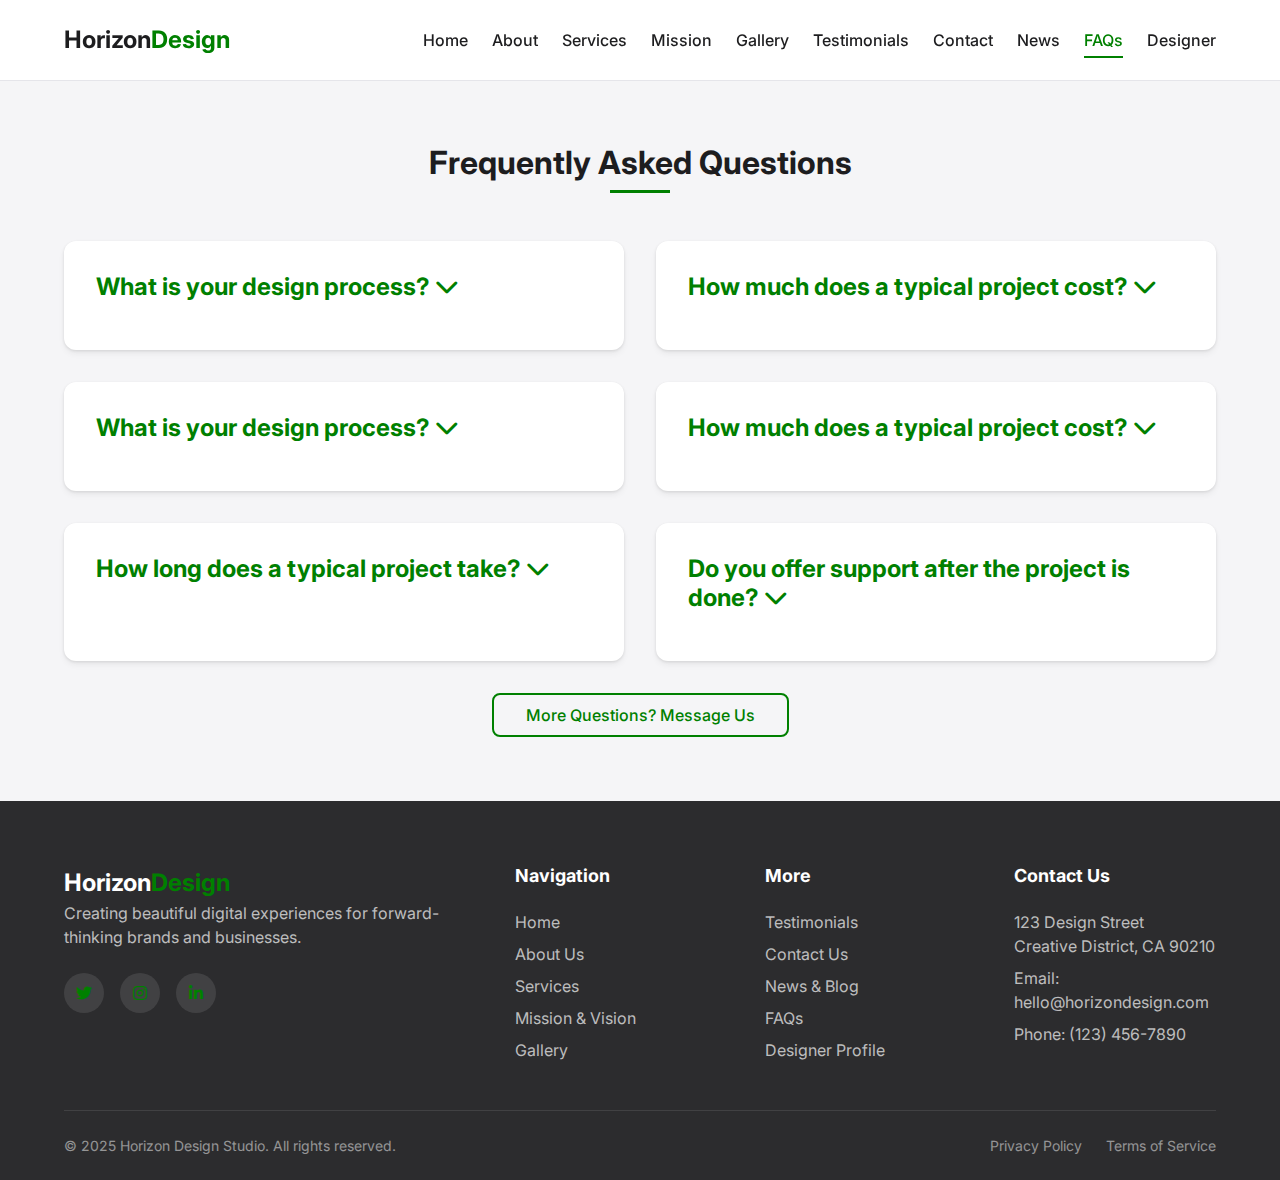
<file: faqs.html>
<!DOCTYPE html>
<html lang="en">
<head>
    <meta charset="UTF-8">
    <meta name="viewport" content="width=device-width, initial-scale=1.0">
    <title>Contact Us - Horizon Design Studio</title>
    <link rel="stylesheet" href="css/main.css">
    <link rel="stylesheet" href="css/faqs.css">
    <link rel="stylesheet" href="https://fonts.googleapis.com/css2?family=Inter:wght@400;500;700&display=swap">
        <link rel="stylesheet" href="https://cdnjs.cloudflare.com/ajax/libs/font-awesome/6.5.0/css/all.min.css"/>
</head>
<body>
    <header class="header">
        <div class="container">
            <div class="header-content">
                <div class="logo">
                    <a href="index.html">Horizon<span>Design</span></a>
                </div>
                <nav class="nav">
                    <button class="mobile-menu-btn" aria-label="Toggle menu">
                        <span></span>
                        <span></span>
                        <span></span>
                    </button>
                    <ul class="nav-list">
                        <li class="nav-item"><a href="index.html">Home</a></li>
                        <li class="nav-item"><a href="about.html">About</a></li>
                        <li class="nav-item"><a href="services.html">Services</a></li>
                        <li class="nav-item"><a href="mission.html">Mission</a></li>
                        <li class="nav-item"><a href="gallery.html">Gallery</a></li>
                        <li class="nav-item"><a href="testimonials.html">Testimonials</a></li>
                        <li class="nav-item"><a href="contact.html" >Contact</a></li>
                        <li class="nav-item"><a href="news.html">News</a></li>
                        <li class="nav-item"><a href="faqs.html" class="active">FAQs</a></li>
                        <li class="nav-item"><a href="profile.html">Designer</a></li>
                    </ul>
                </nav>
            </div>
        </div>
    </header>

    
   

    <section class="faq-preview" style="margin-top: 80px;">
        <div class="container">
            <h2 class="section-title">Frequently Asked Questions</h2>
            <div class="faq-preview-grid">
                <div class="faq-item">
                    <h3>What is your design process?
                         <i class="fas fa-chevron-down"></i>
                    </h3>
                    <div class="faq-answer">
                        <p>Our design process typically includes discovery, research, wireframing, design, and implementation phases, with client collaboration throughout.</p>
                    </div>
                    
                </div>
                <div class="faq-item">
                    <h3>How much does a typical project cost?
                         <i class="fas fa-chevron-down"></i>
                    </h3>
                    <div class="faq-answer">
                       <p>Project costs vary based on scope and requirements. We provide detailed estimates after an initial consultation.</p>
                    </div>
                    
                </div>
                <div class="faq-item">
                    <h3>
                        What is your design process?
                        <i class="fas fa-chevron-down"></i>
                    </h3>
                    <div class="faq-answer">
                        <p>Our design process typically includes discovery, research, wireframing, design, and implementation phases, with client collaboration throughout.</p>
                    </div>
                </div>
                <div class="faq-item">
                    <h3>
                        How much does a typical project cost?
                        <i class="fas fa-chevron-down"></i>
                    </h3>
                    <div class="faq-answer">
                        <p>Project costs vary based on scope and requirements. We provide detailed estimates after an initial consultation.</p>
                    </div>
                </div>
                <div class="faq-item">
                    <h3>
                        How long does a typical project take?
                        <i class="fas fa-chevron-down"></i>
                    </h3>
                    <div class="faq-answer">
                        <p>The timeline varies depending on project complexity. Most websites take 2-6 weeks from start to finish.</p>
                    </div>
                </div>
                <div class="faq-item">
                    <h3>
                        Do you offer support after the project is done?
                        <i class="fas fa-chevron-down"></i>
                    </h3>
                    <div class="faq-answer">
                        <p>Yes! We provide ongoing support and maintenance packages to keep your website running smoothly.</p>
                    </div>
                </div>
            </div>
            <div class="centered-btn">
                <a href="contact.html" class="btn btn-secondary">More Questions? Message Us</a>
            </div>
           
            
        </div>
    </section>

    <footer class="footer">
        <div class="container">
            <div class="footer-grid">
                <div class="footer-info">
                    <div class="logo footer-logo">
                        <a href="index.html">Horizon<span>Design</span></a>
                    </div>
                    <p>Creating beautiful digital experiences for forward-thinking brands and businesses.</p>
              
                        <div class="social-links">
                            <a href="#" aria-label="Twitter" class="social-link">
                                <i class="fab fa-twitter"></i>
                            </a>
                            <a href="#" aria-label="Instagram" class="social-link">
                                <i class="fab fa-instagram"></i>
                            </a>
                            <a href="#" aria-label="LinkedIn" class="social-link">
                                <i class="fab fa-linkedin-in"></i>
                            </a>
                    </div>
                  
                </div>
                <div class="footer-nav">
                    <h3>Navigation</h3>
                    <ul>
                        <li><a href="index.html">Home</a></li>
                        <li><a href="about.html">About Us</a></li>
                        <li><a href="services.html">Services</a></li>
                        <li><a href="mission.html">Mission & Vision</a></li>
                        <li><a href="gallery.html">Gallery</a></li>
                    </ul>
                </div>
                <div class="footer-nav">
                    <h3>More</h3>
                    <ul>
                        <li><a href="testimonials.html">Testimonials</a></li>
                        <li><a href="contact.html">Contact Us</a></li>
                        <li><a href="news.html">News & Blog</a></li>
                        <li><a href="faqs.html">FAQs</a></li>
                        <li><a href="profile.html">Designer Profile</a></li>
                    </ul>
                </div>
                <div class="footer-contact">
                    <h3>Contact Us</h3>
                    <address>
                        <p>123 Design Street<br>Creative District, CA 90210</p>
                        <p>Email: <a href="mailto:hello@horizondesign.com">hello@horizondesign.com</a></p>
                        <p>Phone: <a href="tel:+11234567890">(123) 456-7890</a></p>
                    </address>
                </div>
            </div>
            <div class="footer-bottom">
                <p>&copy; 2025 Horizon Design Studio. All rights reserved.</p>
                <div class="footer-legal">
                    <a href="#">Privacy Policy</a>
                    <a href="#">Terms of Service</a>
                </div>
            </div>
        </div>
    </footer>
    <script>
        const faqItems = document.querySelectorAll('.faq-item');

        faqItems.forEach(item => {
            item.addEventListener('click', () => {
                item.classList.toggle('active');
                faqItems.forEach(i => {
                    if (i !== item) {
                        i.classList.remove('active');
                    }
                });
            });
        });
    </script>
</body>
</html>
</file>
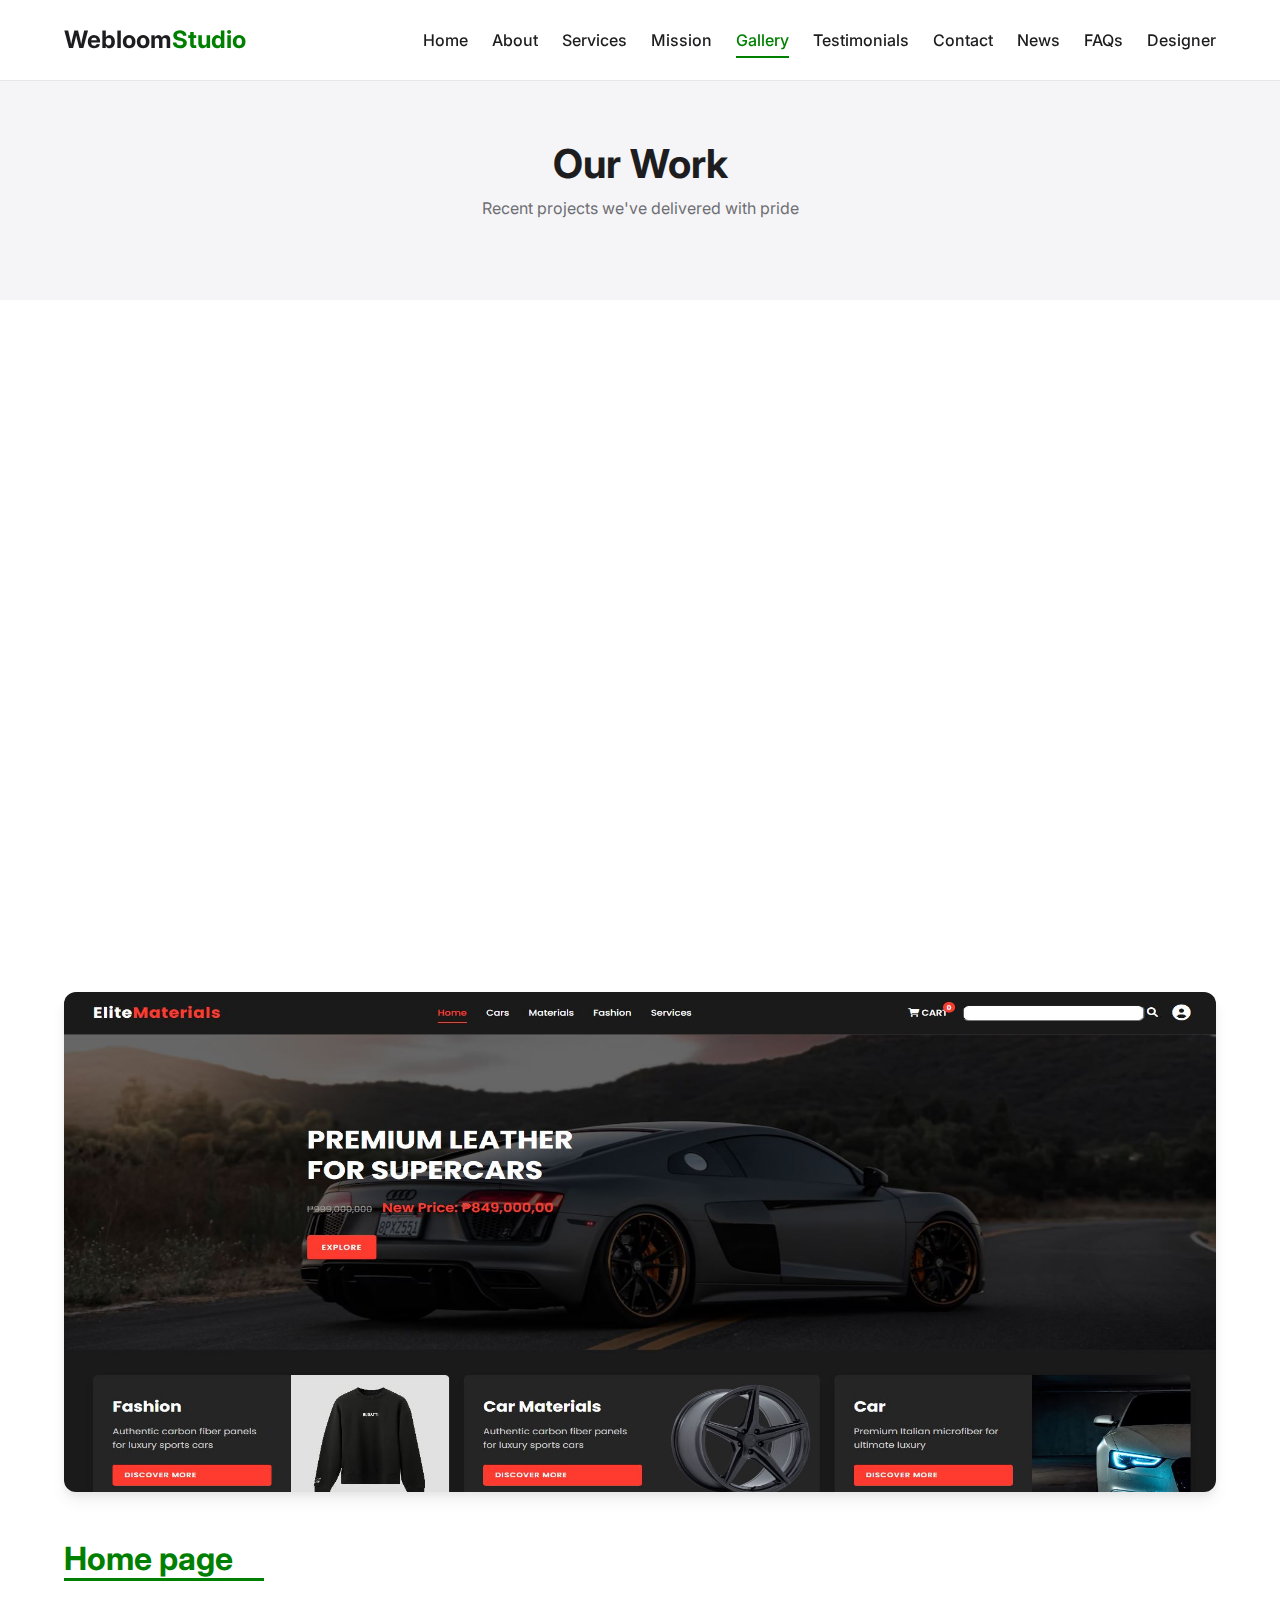
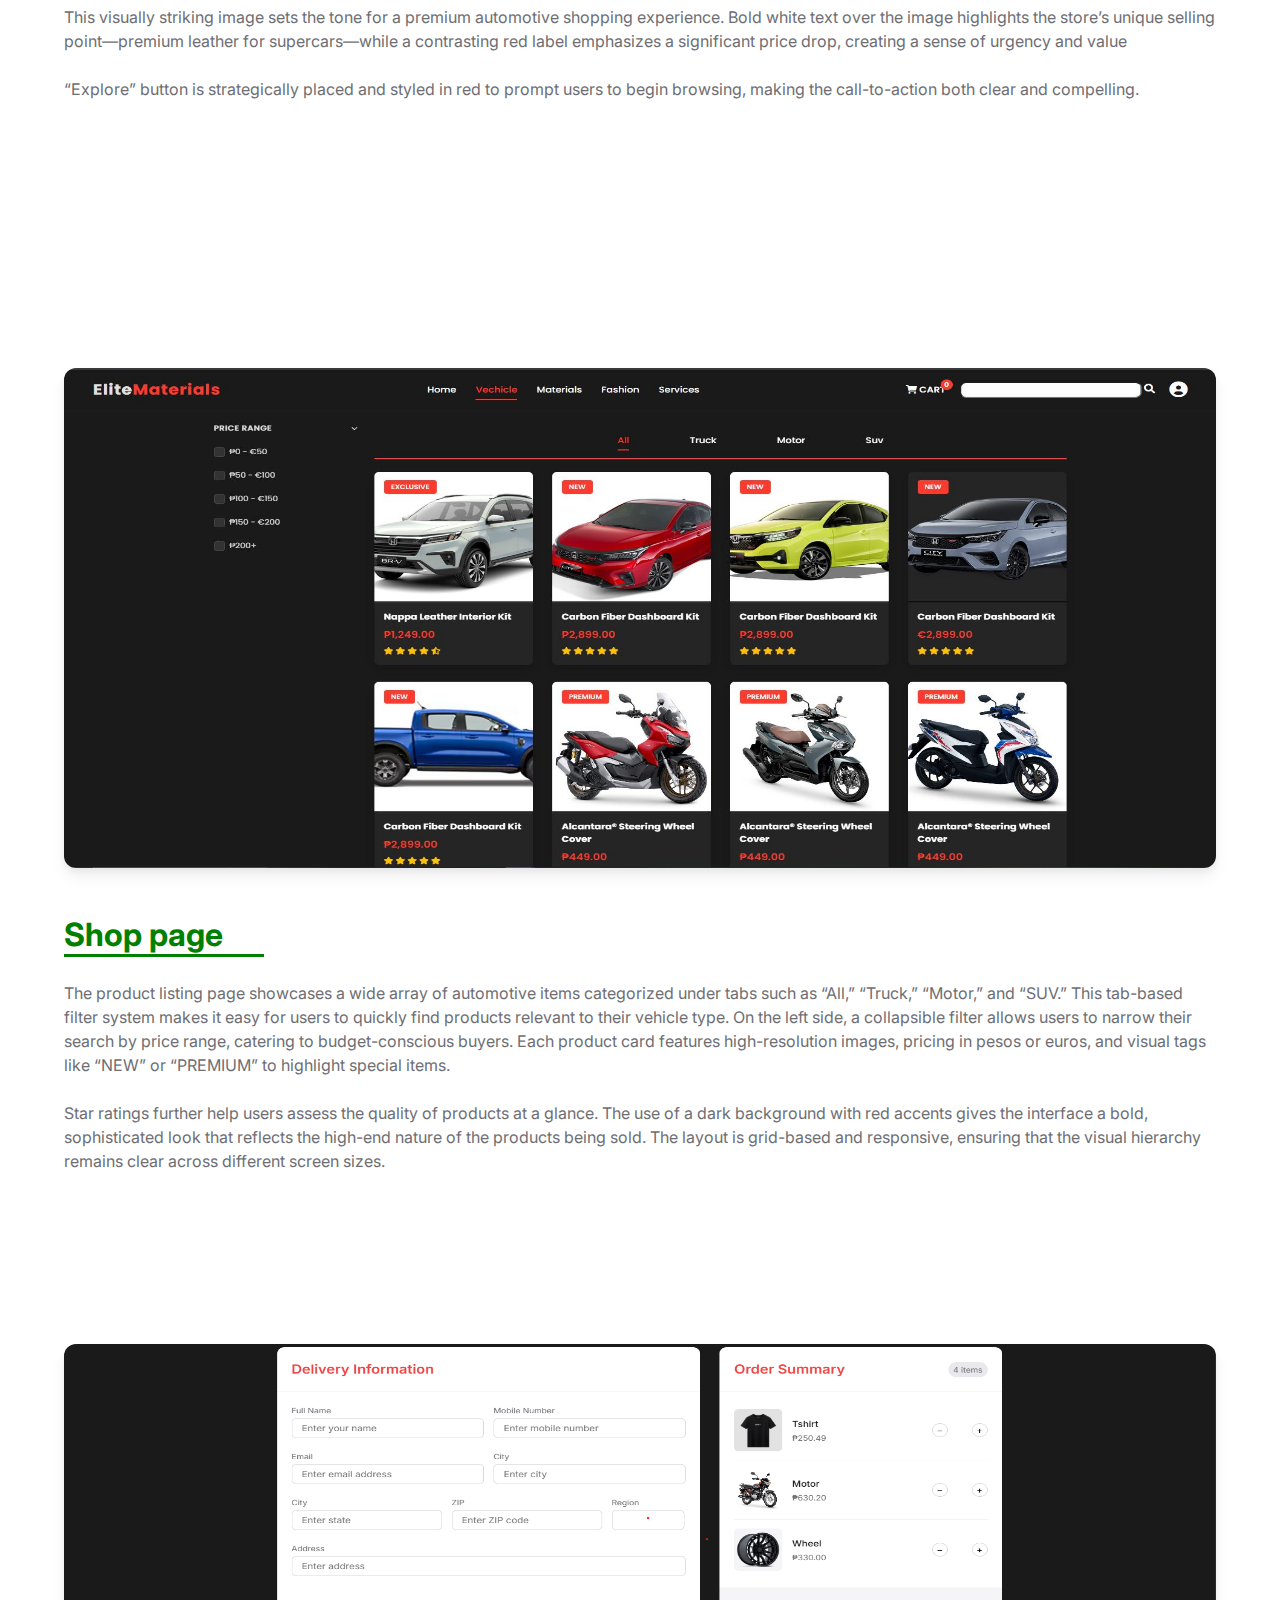
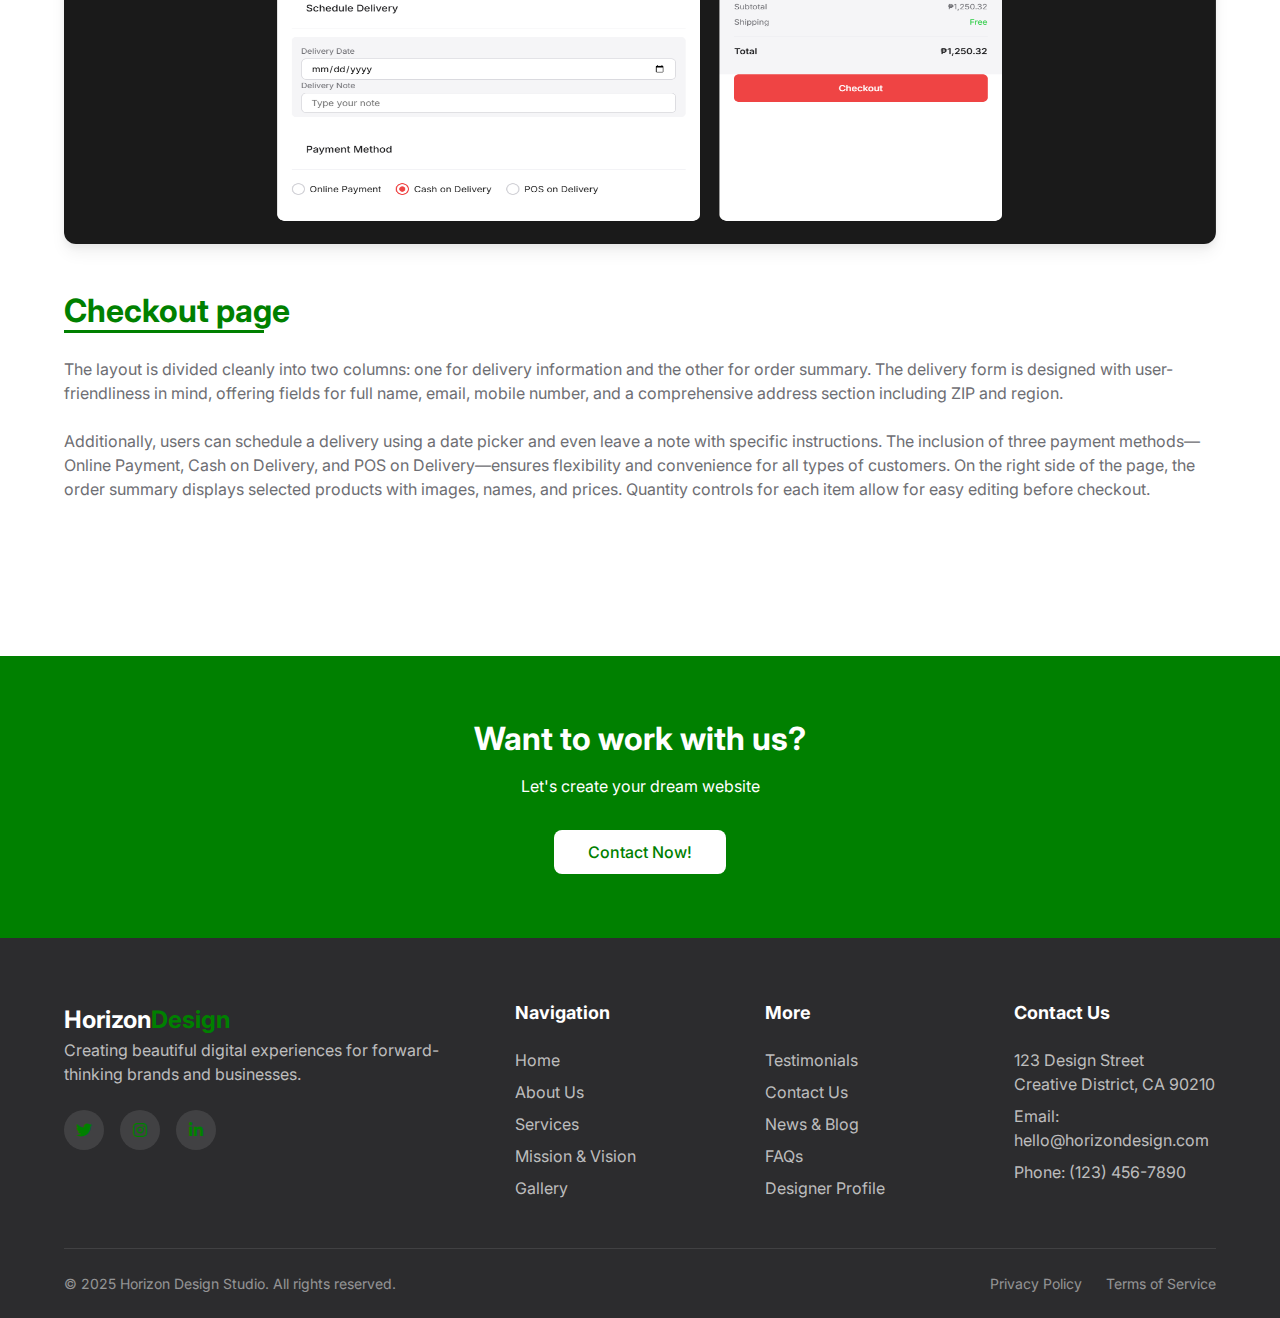
<file: gallery.html>
<!DOCTYPE html>
<html lang="en">
<head>
    <meta charset="UTF-8">
    <meta name="viewport" content="width=device-width, initial-scale=1.0">
    <title>Webloom Studio</title>
    <link rel="stylesheet" href="css/main.css">
    <link rel="stylesheet" href="css/gallery.css">
    <link rel="stylesheet" href="https://fonts.googleapis.com/css2?family=Inter:wght@400;500;700&display=swap">
        <link rel="stylesheet" href="https://cdnjs.cloudflare.com/ajax/libs/font-awesome/6.5.0/css/all.min.css"/>
</head>
<body>
    <header class="header">
        <div class="container">
            <div class="header-content">
                <div class="logo">
                    <a href="index.html">Webloom<span>Studio</span></a>
                </div>
                <nav class="nav">
                    <button class="mobile-menu-btn" aria-label="Toggle menu">
                        <span></span>
                        <span></span>
                        <span></span>
                    </button>
                    <ul class="nav-list">
                        <li class="nav-item"><a href="index.html">Home</a></li>
                        <li class="nav-item"><a href="about.html" >About</a></li>
                        <li class="nav-item"><a href="services.html">Services</a></li>
                        <li class="nav-item"><a href="mission.html" >Mission</a></li>
                        <li class="nav-item"><a href="gallery.html" class="active">Gallery</a></li>
                        <li class="nav-item"><a href="testimonials.html">Testimonials</a></li>
                        <li class="nav-item"><a href="contact.html">Contact</a></li>
                        <li class="nav-item"><a href="news.html">News</a></li>
                        <li class="nav-item"><a href="faqs.html">FAQs</a></li>
                        <li class="nav-item"><a href="profile.html">Designer</a></li>
                    </ul>
                </nav>
            </div>
        </div>
    </header>

    <section class="page-hero">
        <div class="container">
            <h1>Our Work</h1>
            <p>Recent projects we've delivered with pride</p>
        </div>
    </section>
    <section class="about-story">
        <div class="container">
            <div class="about-grid">
               
                <div class="about-content">
                    <h2>One of our work is <span style="color: red;">EliteMaterials</span></h2>
                    <p>The website design of EliteMaterials is a stunning example of how luxury branding and intuitive user experience can be combined to create an impressive digital storefront.</p>
                    <p> The homepage immediately captures attention with a hero section that features a sleek, high-performance Audi set against a scenic background.</p>
                    
                </div>
                 <div style="flex-direction: column; height: 500px; display: flex; justify-content: center; align-items: center;">
                    <span style="font-size: 100px; font-family: 'Franklin Gothic Medium', 'Arial Narrow', Arial, sans-serif;">Elite</span>
                    <span style="font-size: 100px; font-family: 'Franklin Gothic Medium', 'Arial Narrow', Arial, sans-serif; color: red;">Materials</span>
                </div>
            </div>
        </div>
    </section>

    <section class="about-story">
        <div class="container">
            <div class="view-grid">
                <div class="about-image">
                    <img src="img/Capture.JPG" alt="">
                </div>
                <div class="about-content">
                    <h2>Home page</h2>
                    <p>This visually striking image sets the tone for a premium automotive shopping experience. Bold white text over the image highlights the store’s unique selling point—premium leather for supercars—while a contrasting red label emphasizes a significant price drop, creating a sense of urgency and value</p>
                    <p>“Explore” button is strategically placed and styled in red to prompt users to begin browsing, making the call-to-action both clear and compelling.</p>
                    
                </div>
            </div>
        </div>
    </section>

     <section class="about-story">
        <div class="container">
            <div class="view-grid">
                <div class="about-image">
                    <img src="img/shop.JPG" alt="">
                </div>
                <div class="about-content">
                    <h2>Shop page</h2>
                    <p>The product listing page showcases a wide array of automotive items categorized under tabs such as “All,” “Truck,” “Motor,” and “SUV.” This tab-based filter system makes it easy for users to quickly find products relevant to their vehicle type. On the left side, a collapsible filter allows users to narrow their search by price range, catering to budget-conscious buyers. Each product card features high-resolution images, pricing in pesos or euros, and visual tags like “NEW” or “PREMIUM” to highlight special items.</p>
                    <p>Star ratings further help users assess the quality of products at a glance. The use of a dark background with red accents gives the interface a bold, sophisticated look that reflects the high-end nature of the products being sold. The layout is grid-based and responsive, ensuring that the visual hierarchy remains clear across different screen sizes.</p>
                    
                </div>
            </div>
        </div>
    </section>

    <section class="about-story">
        <div class="container">
            <div class="view-grid">
                <div class="about-image">
                    <img src="img/Screenshot 2025-05-11 173936.png" alt="">
                </div>
                <div class="about-content">
                    <h2>Checkout page</h2>
                    <p>The layout is divided cleanly into two columns: one for delivery information and the other for order summary. The delivery form is designed with user-friendliness in mind, offering fields for full name, email, mobile number, and a comprehensive address section including ZIP and region.</p>
                    <p>Additionally, users can schedule a delivery using a date picker and even leave a note with specific instructions. The inclusion of three payment methods—Online Payment, Cash on Delivery, and POS on Delivery—ensures flexibility and convenience for all types of customers. On the right side of the page, the order summary displays selected products with images, names, and prices. Quantity controls for each item allow for easy editing before checkout.</p>
                    
                </div>
            </div>
        </div>
    </section>

       <section class="cta-section">
        <div class="container">
            <div class="cta-content">
                <h2>Want to work with us?</h2>
                <p>Let's create your dream website</p>
                <a href="contact.html" class="btn btn-primary">Contact Now!</a>
            </div>
        </div>
    </section>

    

    

    <footer class="footer">
        <div class="container">
            <div class="footer-grid">
                <div class="footer-info">
                    <div class="logo footer-logo">
                        <a href="index.html">Horizon<span>Design</span></a>
                    </div>
                    <p>Creating beautiful digital experiences for forward-thinking brands and businesses.</p>
                    <div class="social-links">
                            <a href="#" aria-label="Twitter" class="social-link">
                                <i class="fab fa-twitter"></i>
                            </a>
                            <a href="#" aria-label="Instagram" class="social-link">
                                <i class="fab fa-instagram"></i>
                            </a>
                            <a href="#" aria-label="LinkedIn" class="social-link">
                                <i class="fab fa-linkedin-in"></i>
                            </a>
                    </div>
                </div>
                <div class="footer-nav">
                    <h3>Navigation</h3>
                    <ul>
                        <li><a href="index.html">Home</a></li>
                        <li><a href="about.html">About Us</a></li>
                        <li><a href="services.html">Services</a></li>
                        <li><a href="mission.html">Mission & Vision</a></li>
                        <li><a href="gallery.html">Gallery</a></li>
                    </ul>
                </div>
                <div class="footer-nav">
                    <h3>More</h3>
                    <ul>
                        <li><a href="testimonials.html">Testimonials</a></li>
                        <li><a href="contact.html">Contact Us</a></li>
                        <li><a href="news.html">News & Blog</a></li>
                        <li><a href="faqs.html">FAQs</a></li>
                        <li><a href="profile.html">Designer Profile</a></li>
                    </ul>
                </div>
                <div class="footer-contact">
                    <h3>Contact Us</h3>
                    <address>
                        <p>123 Design Street<br>Creative District, CA 90210</p>
                        <p>Email: <a href="mailto:hello@horizondesign.com">hello@horizondesign.com</a></p>
                        <p>Phone: <a href="tel:+11234567890">(123) 456-7890</a></p>
                    </address>
                </div>
            </div>
            <div class="footer-bottom">
                <p>&copy; 2025 Horizon Design Studio. All rights reserved.</p>
                <div class="footer-legal">
                    <a href="#">Privacy Policy</a>
                    <a href="#">Terms of Service</a>
                </div>
            </div>
        </div>
    </footer>
</body>
</html>
</file>
<file: css/main.css>
:root {
    /* Color System */
    --color-primary: green;
    --color-primary-light: #c9ffb8;
    --color-primary-dark: #157736;
    --color-secondary: #2C2C2E;
    --color-secondary-light: #636366;
    --color-secondary-dark: #1C1C1E;
    --color-accent: #FF9500;
    --color-accent-light: #FFAC33;
    --color-accent-dark: #CC7600;
    --color-success: #34C759;
    --color-warning: #FF9F0A;
    --color-error: #FF3B30;
    --color-background: #FFFFFF;
    --color-background-alt: #F5F5F7;
    --color-text: #1D1D1F;
    --color-text-secondary: #6E6E73;
    --color-text-light: #86868B;
    --color-border: #E5E5EA;
    
    /* Spacing System - 8px grid */
    --space-xxxs: 2px;
    --space-xxs: 4px; 
    --space-xs: 8px;
    --space-sm: 16px;
    --space-md: 24px;
    --space-lg: 32px;
    --space-xl: 48px;
    --space-xxl: 64px;
    --space-xxxl: 96px;
    
    /* Typography */
    --font-family: 'Inter', -apple-system, BlinkMacSystemFont, 'Segoe UI', Roboto, 'Helvetica Neue', Arial, sans-serif;
    --line-height-body: 1.5;
    --line-height-heading: 1.2;
    
    /* Border Radius */
    --radius-sm: 4px;
    --radius-md: 8px;
    --radius-lg: 12px;
    
    /* Shadows */
    --shadow-sm: 0 1px 2px rgba(0, 0, 0, 0.05);
    --shadow-md: 0 4px 6px rgba(0, 0, 0, 0.05), 0 1px 3px rgba(0, 0, 0, 0.1);
    --shadow-lg: 0 10px 15px rgba(0, 0, 0, 0.05), 0 4px 6px rgba(0, 0, 0, 0.05);
    
    /* Transition */
    --transition-fast: 0.2s ease;
    --transition-normal: 0.3s ease;
    --transition-slow: 0.5s ease;
    
    /* Container */
    --container-width: 1200px;
    --container-padding: var(--space-md);
    
    /* Z-index */
    --z-index-header: 100;
    --z-index-modal: 1000;
}

/* Reset */
*, *::before, *::after {
    box-sizing: border-box;
    margin: 0;
    padding: 0;
}

html {
    font-size: 16px;
    scroll-behavior: smooth;
}

body {
    font-family: var(--font-family);
    line-height: var(--line-height-body);
    color: var(--color-text);
    background-color: var(--color-background);
    -webkit-font-smoothing: antialiased;
    -moz-osx-font-smoothing: grayscale;
}

img {
    max-width: 100%;
    height: auto;
    display: block;
}

a {
    color: var(--color-primary);
    text-decoration: none;
    transition: color var(--transition-fast);
}

a:hover {
    color: var(--color-primary-dark);
}

ul, ol {
    list-style: none;
}

button, input, select, textarea {
    font: inherit;
}

/* Typography */
h1, h2, h3, h4, h5, h6 {
    font-weight: 700;
    line-height: var(--line-height-heading);
    margin-bottom: var(--space-sm);
}

h1 {
    font-size: 2.5rem;
}

h2 {
    font-size: 2rem;
}

h3 {
    font-size: 1.5rem;
}

h4 {
    font-size: 1.25rem;
}

h5 {
    font-size: 1.125rem;
}

h6 {
    font-size: 1rem;
}

p {
    margin-bottom: var(--space-md);
}

p:last-child {
    margin-bottom: 0;
}


/* Layout */
.container {
    width: 100%;
    max-width: var(--container-width);
    margin: 0 auto;
    padding: 0 var(--container-padding);
}

/* Header */
.header {
    position: fixed;
    top: 0;
    left: 0;
    width: 100%;
    background-color: rgba(255, 255, 255, 0.95);
    backdrop-filter: blur(8px);
    -webkit-backdrop-filter: blur(8px);
    border-bottom: 1px solid var(--color-border);
    z-index: var(--z-index-header);
    transition: background-color var(--transition-normal), box-shadow var(--transition-normal);
}

.header-content {
    display: flex;
    align-items: center;
    justify-content: space-between;
    height: 80px;
}

.logo {
    font-size: 1.5rem;
    font-weight: 700;
}

.logo a {
    color: var(--color-text);
}

.logo span {
    color: var(--color-primary);
}

.nav-list {
    display: flex;
    gap: var(--space-md);
}

.nav-item a {
    color: var(--color-text);
    font-weight: 500;
    padding: var(--space-xs) 0;
    position: relative;
}

.nav-item a::after {
    content: '';
    position: absolute;
    left: 0;
    bottom: 0;
    width: 0;
    height: 2px;
    background-color: var(--color-primary);
    transition: width var(--transition-normal);
}

.nav-item a:hover::after,
.nav-item a.active::after {
    width: 100%;
}

.nav-item a.active {
    color: var(--color-primary);
}

.mobile-menu-btn {
    display: none;
    background: none;
    border: none;
    cursor: pointer;
    padding: var(--space-xs);
}

.mobile-menu-btn span {
    display: block;
    width: 24px;
    height: 2px;
    background-color: var(--color-text);
    margin: 5px 0;
    transition: transform var(--transition-fast), opacity var(--transition-fast);
}

/* Buttons */
.btn {
    display: inline-block;
    padding: var(--space-xs) var(--space-lg);
    border-radius: var(--radius-md);
    font-weight: 500;
    text-align: center;
    cursor: pointer;
    border: 2px solid transparent;
    transition: background-color var(--transition-fast), color var(--transition-fast), transform var(--transition-fast);
}

.btn:focus {
    outline: none;
    box-shadow: 0 0 0 3px rgba(0, 102, 204, 0.3);
}

.btn:active {
    transform: translateY(1px);
}

.btn-primary {
    background-color: var(--color-primary);
    color: white;
}

.btn-primary:hover {
    background-color: var(--color-primary-dark);
    color: white;
}

.btn-secondary {
    background-color: transparent;
    color: var(--color-primary);
    border-color: var(--color-primary);
}

.btn-secondary:hover {
    background-color: var(--color-primary);
    color: white;
}

.btn-text {
    display: inline-block;
    padding: 0;
    background-color: transparent;
    color: var(--color-primary);
    position: relative;
    font-weight: 500;
}

.btn-text::after {
    content: '';
    position: absolute;
    left: 0;
    bottom: -2px;
    width: 0;
    height: 1px;
    background-color: var(--color-primary);
    transition: width var(--transition-normal);
}

.btn-text:hover::after {
    width: 100%;
}

.centered-btn {
    text-align: center;
    margin-top: var(--space-lg);
}

/* Page Hero */
.page-hero {
    padding: 140px 0 80px;
    background-color: var(--color-background-alt);
    text-align: center;
}

.page-hero h1 {
    margin-bottom: var(--space-xs);
}

.page-hero p {
    max-width: 600px;
    margin-left: auto;
    margin-right: auto;
    color: var(--color-text-secondary);
}

/* Section */
section {
    padding: var(--space-xxl) 0;
}

.section-title {
    text-align: center;
    margin-bottom: var(--space-xl);
    position: relative;
}

.section-title::after {
    content: '';
    display: block;
    width: 60px;
    height: 3px;
    background-color: var(--color-primary);
    margin: var(--space-xs) auto 0;
}

/* CTA Section */
.cta-section {
    padding: var(--space-xxl) 0;
    background-color: var(--color-primary);
    color: white;
}

.cta-content {
    text-align: center;
    max-width: 700px;
    margin: 0 auto;
}

.cta-content h2 {
    margin-bottom: var(--space-sm);
}

.cta-content p {
    margin-bottom: var(--space-lg);
}

.cta-content .btn-primary {
    background-color: white;
    color: var(--color-primary);
}

.cta-content .btn-primary:hover {
    background-color: var(--color-background-alt);
}

/* Footer */
.footer {
    background-color: var(--color-secondary);
    color: white;
    padding: var(--space-xxl) 0 var(--space-md);
}

.footer-grid {
    display: grid;
    grid-template-columns: 2fr 1fr 1fr 1fr;
    gap: var(--space-xl);
    margin-bottom: var(--space-xl);
}

.footer-logo a {
    color: white;
}

.footer-info p {
    color: rgba(255, 255, 255, 0.7);
    margin-bottom: var(--space-md);
}

.social-links {
    display: flex;
    gap: var(--space-sm);
}

.social-link {
    display: flex;
    align-items: center;
    justify-content: center;
    width: 40px;
    height: 40px;
    background-color: rgba(255, 255, 255, 0.1);
    border-radius: 50%;
    transition: background-color var(--transition-fast);
}

.social-link:hover {
    background-color: var(--color-primary);
}

.social-link svg {
    width: 20px;
    height: 20px;
    color: white;
}

.footer-nav h3 {
    color: white;
    font-size: 1.125rem;
    margin-bottom: var(--space-md);
}

.footer-nav ul {
    display: flex;
    flex-direction: column;
    gap: var(--space-xs);
}

.footer-nav a {
    color: rgba(255, 255, 255, 0.7);
    transition: color var(--transition-fast);
}

.footer-nav a:hover {
    color: white;
}

.footer-contact h3 {
    color: white;
    font-size: 1.125rem;
    margin-bottom: var(--space-md);
}

.footer-contact address {
    font-style: normal;
    color: rgba(255, 255, 255, 0.7);
}

.footer-contact address p {
    margin-bottom: var(--space-xs);
}

.footer-contact a {
    color: rgba(255, 255, 255, 0.7);
    transition: color var(--transition-fast);
}

.footer-contact a:hover {
    color: white;
}

.footer-bottom {
    display: flex;
    justify-content: space-between;
    align-items: center;
    padding-top: var(--space-md);
    border-top: 1px solid rgba(255, 255, 255, 0.1);
}

.footer-bottom p {
    color: rgba(255, 255, 255, 0.5);
    font-size: 0.875rem;
    margin-bottom: 0;
}

.footer-legal {
    display: flex;
    gap: var(--space-md);
}

.footer-legal a {
    color: rgba(255, 255, 255, 0.5);
    font-size: 0.875rem;
    transition: color var(--transition-fast);
}

.footer-legal a:hover {
    color: white;
}

/* Animations */
@keyframes fadeIn {
    from {
        opacity: 0;
        transform: translateY(20px);
    }
    to {
        opacity: 1;
        transform: translateY(0);
    }
}

.fade-in {
    animation: fadeIn 0.6s ease-out forwards;
    opacity: 0;
}

.fade-in:nth-child(1) {
    animation-delay: 0.1s;
}

.fade-in:nth-child(2) {
    animation-delay: 0.3s;
}

.fade-in:nth-child(3) {
    animation-delay: 0.5s;
}

/* Responsive */
@media (max-width: 1024px) {
    .footer-grid {
        grid-template-columns: 1fr 1fr;
        gap: var(--space-xl);
    }
    
    .footer-info {
        grid-column: 1 / -1;
    }
}

@media (max-width: 768px) {
    h1 {
        font-size: 2rem;
    }
    
    h2 {
        font-size: 1.75rem;
    }
    
    .header-content {
        height: 70px;
    }
    
    .mobile-menu-btn {
        display: block;
    }
    
    .nav {
        position: fixed;
        top: 70px;
        left: 0;
        width: 100%;
        background-color: white;
        border-top: 1px solid var(--color-border);
        border-bottom: 1px solid var(--color-border);
        box-shadow: var(--shadow-md);
        padding: var(--space-md);
        transform: translateY(-100%);
        opacity: 0;
        transition: transform var(--transition-normal), opacity var(--transition-normal);
        z-index: 99;
    }
    
    .nav.active {
        transform: translateY(0);
        opacity: 1;
    }
    
    .nav-list {
        flex-direction: column;
        gap: var(--space-sm);
    }
    
    .page-hero {
        padding: 120px 0 60px;
    }
    
    section {
        padding: var(--space-xl) 0;
    }
    
    .footer-grid {
        grid-template-columns: 1fr;
        gap: var(--space-lg);
    }
    
    .footer-nav, .footer-contact {
        margin-bottom: var(--space-md);
    }
    
    .footer-bottom {
        flex-direction: column;
        gap: var(--space-sm);
        text-align: center;
    }
}

@media (max-width: 480px) {
    .container {
        padding: 0 var(--space-sm);
    }
    
    h1 {
        font-size: 1.75rem;
    }
    
    h2 {
        font-size: 1.5rem;
    }
    
    .btn {
        padding: var(--space-xs) var(--space-md);
    }
    
    .footer-legal {
        flex-direction: column;
        gap: var(--space-xs);
    }
}
</file>
<file: css/faqs.css>
.faq-answer {
            display: none;
            padding-top: 10px;
            color: #555;
            transition: 0.8s;
        }
        .faq-item.active .faq-answer {
            display: block;
            transition: 1s;
        }
        .faq-item i {
            transition: transform 0.7s ease;
        }
        .faq-item.active i {
            transform: rotate(180deg);
            transition: 1s;
        }

/* FAQ Preview */
.faq-preview {
    background-color: var(--color-background-alt);
}

.faq-preview-grid {
    display: grid;
    grid-template-columns: 1fr 1fr;
    gap: var(--space-lg);
    margin-bottom: var(--space-lg);
}

.faq-item {
    background-color: white;
    padding: var(--space-lg);
    border-radius: var(--radius-lg);
    box-shadow: var(--shadow-md);
    transition: transform var(--transition-normal), box-shadow var(--transition-normal);
    transition: 0.8s;
}

.faq-item:hover {
    transform: translateY(-5px);
    box-shadow: var(--shadow-lg);
}

.faq-item h3 {
    margin-bottom: var(--space-sm);
    color: var(--color-primary);
}

.faq-item p {
    color: var(--color-text-secondary);
    margin-bottom: 0;
    transition: 0.8s;
}

/* Responsive */
@media (max-width: 1024px) {
    .contact-grid {
        gap: var(--space-lg);
    }
}

@media (max-width: 768px) {
    .contact-grid {
        grid-template-columns: 1fr;
        gap: var(--space-xl);
    }
    
    .faq-preview-grid {
        grid-template-columns: 1fr;
        gap: var(--space-md);
    }
}

@media (max-width: 480px) {
    .contact-form-container {
        padding: var(--space-lg);
    }
    
    .contact-methods {
        gap: var(--space-md);
    }
}
</file>
<file: css/gallery.css>
/* About Story */
.about-grid {
    display: grid;
    grid-template-columns: 1fr 1fr;
    gap: var(--space-xl);
    align-items: center;

    opacity: 0;
      animation: fadeIn 0.5s ease-in forwards;
}
@keyframes fadeIn {
      to {
        opacity: 1;
      }
    }

.view-grid {
    display: grid;
    grid-template-rows: 1fr 300px;
    gap: var(--space-xl);

}

.about-image {
    border-radius: var(--radius-lg);
    overflow: hidden;
    box-shadow: var(--shadow-lg);
}

.about-image img {
    width: 100%;
    height: 500px;
    transition: transform var(--transition-slow);
}

.about-image:hover img {
    transform: scale(1.03);
}

.about-content h2 {
    color: var(--color-primary);
    margin-bottom: var(--space-md);
    position: relative;
}

.about-content h2::after {
    content: '';
    display: block;
    width: 200px;
    height: 3px;
    background-color: var(--color-primary);

}

.about-content p {
    color: var(--color-text-secondary);
    margin-bottom: var(--space-md);
}
.contact-us a button{
    padding: 10px 20px;
    background-color: green;
    color: white;
    border: solid;
    border-radius: 5px;
    border-color: transparent;

}
.contact-us a button:hover {
    background-color: white;
    color: green;
    border: solid;
    border-color: green;
    transition: 0.5s;
}
.price {
    background-color: green;
    width: 100px;
    color: white;
    padding: 10px;
    margin: 10px;
    border-radius: 10px;
}
.services {
    background-color: white;
    border-radius: var(--radius-lg);
    overflow: hidden;
    box-shadow: var(--shadow-md);
    transition: transform var(--transition-normal), box-shadow var(--transition-normal);
    text-align: center;
    display: flex;
    flex-direction: row;
    height: 300px;
    border: solid;
    border-color: transparent;
    margin-bottom: 50px;
}
.services:hover {
    transform: translateY(-5px);
    box-shadow: var(--shadow-lg);
    border: solid;
    border-color: green;
    transition: 0.5s;

}
.services-img {
     width: 100%;
    height: 100%;
    overflow: hidden;
}
.services-img img {
     width: 100%;
    height: 100%;
    object-fit: cover;
    transition: transform var(--transition-normal);
}
.offer-section {
      background-color: #fff;
      max-width: 100%;
      margin: 50px auto;
      padding: 40px;
      box-shadow: 0 0 20px rgba(0,0,0,0.1);
      border-radius: 10px;
    }

    .offer-section h2 {
      text-align: center;
      color: #333;
      font-size: 32px;
      margin-bottom: 30px;
    }

    .services-offer {
      display: grid;
      grid-template-columns: repeat(auto-fit, minmax(250px, 1fr));
      gap: 20px;
    }

    .service-offer {
      background-color: #f9f9f9;
      padding: 20px;
      border-left: 5px solid #37920d;
      border-radius: 8px;
      transition: 0.3s;
    }

    .service-offer:hover {
      background-color: #e6faef;
      transform: translateY(-5px);
    }

    .service-offer h3 {
      margin-top: 0;
      color: #222;
    }

    .service-offer p {
      color: #555;
    }

    .cta {
      text-align: center;
      margin-top: 30px;
    }

    .cta a {
      text-decoration: none;
      background-color: green;
      color: white;
      padding: 12px 25px;
      border-radius: 5px;
      font-size: 16px;
      transition: 0.3s;
      border: solid;
      border-color: transparent;
    }

    .cta a:hover {
         background-color: white;
    color: green;
    border: solid;
    border-color: green;
    transition: 0.5s;
    }
/* Team */
.team {
    background-color: var(--color-background-alt);

}

.team-grid {
    display: grid;
    grid-template-columns: repeat(4, 1fr);
    gap: var(--space-lg);

}

.team-member {
    background-color: white;
    border-radius: var(--radius-lg);
    overflow: hidden;
    box-shadow: var(--shadow-md);
    transition: transform var(--transition-normal), box-shadow var(--transition-normal);
    text-align: center;
}

.team-member:hover {
    transform: translateY(-5px);
    box-shadow: var(--shadow-lg);
}

.team-member-image {
    width: 100%;
    height: 200px;
    overflow: hidden;
}

.team-member-image img {
    width: 100%;
    height: 100%;
    object-fit: cover;
    transition: transform var(--transition-normal);
}

.team-member:hover .team-member-image img {
    transform: scale(1.05);
}

.team-member h3 {
    margin: var(--space-md) 0 var(--space-xxs);
    font-size: 1.25rem;
    color: var(--color-text);
}

.team-member-role {
    color: var(--color-primary);
    font-weight: 500;
    font-size: 0.875rem;
    margin-bottom: var(--space-sm);
}

.team-member p {
    padding: 0 var(--space-md) var(--space-md);
    font-size: 0.9375rem;
    color: var(--color-text-secondary);
}

/* Values */
.values-grid {
    display: grid;
    grid-template-columns: repeat(4, 1fr);
    gap: var(--space-lg);
}

.value-card {
    padding: var(--space-lg);
    background-color: white;
    border-radius: var(--radius-lg);
    box-shadow: var(--shadow-md);
    text-align: center;
    transition: transform var(--transition-normal), box-shadow var(--transition-normal);
}

.value-card:hover {
    transform: translateY(-5px);
    box-shadow: var(--shadow-lg);
}

.value-card h3 {
    color: var(--color-primary);
    margin-bottom: var(--space-sm);
    position: relative;
}

.value-card h3::after {
    content: '';
    display: block;
    width: 30px;
    height: 2px;
    background-color: var(--color-primary);
    margin: var(--space-xs) auto 0;
}

.value-card p {
    color: var(--color-text-secondary);
    font-size: 0.9375rem;
}


/* Timeline */
.timeline {
    background-color: var(--color-background-alt);
}

.timeline-container {
    max-width: 800px;
    margin: 0 auto;
    position: relative;
}

.timeline-container::before {
    content: '';
    position: absolute;
    top: 0;
    left: 50%;
    transform: translateX(-50%);
    width: 2px;
    height: 100%;
    background-color: var(--color-primary);
}

.timeline-item {
    margin-bottom: var(--space-lg);
    position: relative;
    display: flex;
    justify-content: center;
}

.timeline-item:last-child {
    margin-bottom: 0;
}

.timeline-item::before {
    content: '';
    position: absolute;
    top: 15px;
    left: 50%;
    transform: translateX(-50%);
    width: 16px;
    height: 16px;
    border-radius: 50%;
    background-color: var(--color-primary);
    z-index: 1;
}

.timeline-content {
    background-color: white;
    padding: var(--space-md);
    border-radius: var(--radius-md);
    box-shadow: var(--shadow-md);
    width: 300px;
    text-align: center;
    transition: transform var(--transition-normal), box-shadow var(--transition-normal);
}

.timeline-content:hover {
    transform: scale(1.03);
    box-shadow: var(--shadow-lg);
}

.timeline-content h3 {
    color: var(--color-primary);
    margin-bottom: var(--space-xs);
}

.timeline-content p {
    color: var(--color-text-secondary);
    font-size: 0.9375rem;
    margin-bottom: 0;
}
.testimonial-preview {
    text-align: center;
    display: flex;
    justify-content: center;
}
.testimonial-preview, .container {
    width: 100%;
}

.testimonial-card {
    max-width: 1200px;
    margin: 0 auto;
    padding: var(--space-lg);
    background-color: white;
    border-radius: var(--radius-lg);
    box-shadow: var(--shadow-md);
    margin-bottom: var(--space-lg);
    position: relative;
}

.testimonial-card::before {
    content: '"';
    position: absolute;
    top: 20px;
    left: 20px;
    font-size: 4rem;
    font-family: Georgia, serif;
    color: var(--color-primary);
    opacity: 0.2;
}

.testimonial-quote {
    font-size: 1rem;
    line-height: 1.6;
    margin-bottom: var(--space-md);
    color: var(--color-text);
    position: relative;
    z-index: 1;
}
.reviews-img img {
    width: 150px;
    height: 150px;
    border-radius: 100px;
}
.reviews-img {
    display: flex;
    align-items: center;
    justify-content: center;
}

.cont{
    width: 100%;

    margin: 0 auto;
    padding: 0 var(--container-padding);
}

.testimonial-author-name {
    font-weight: 700;
    color: var(--color-primary);
}

.testimonial-author-title {
    font-size: 0.875rem;
    color: var(--color-text-secondary);
}

/* Responsive */
@media (max-width: 1024px) {
    .team-grid {
        grid-template-columns: repeat(2, 1fr);
    }
    
    .values-grid {
        grid-template-columns: repeat(2, 1fr);
    }
}

@media (max-width: 768px) {
    .about-grid {
        grid-template-columns: 1fr;
        gap: var(--space-lg);
    }
    
    .timeline-container::before {
        left: 20px;
    }
    
    .timeline-item {
        justify-content: flex-start;
        padding-left: 50px;
    }
    
    .timeline-item::before {
        left: 20px;
    }
    
    .timeline-content {
        width: 100%;
        text-align: left;
    }
}

@media (max-width: 480px) {
    .team-grid {
        grid-template-columns: 1fr;
    }
    
    .values-grid {
        grid-template-columns: 1fr;
    }
}
</file>
